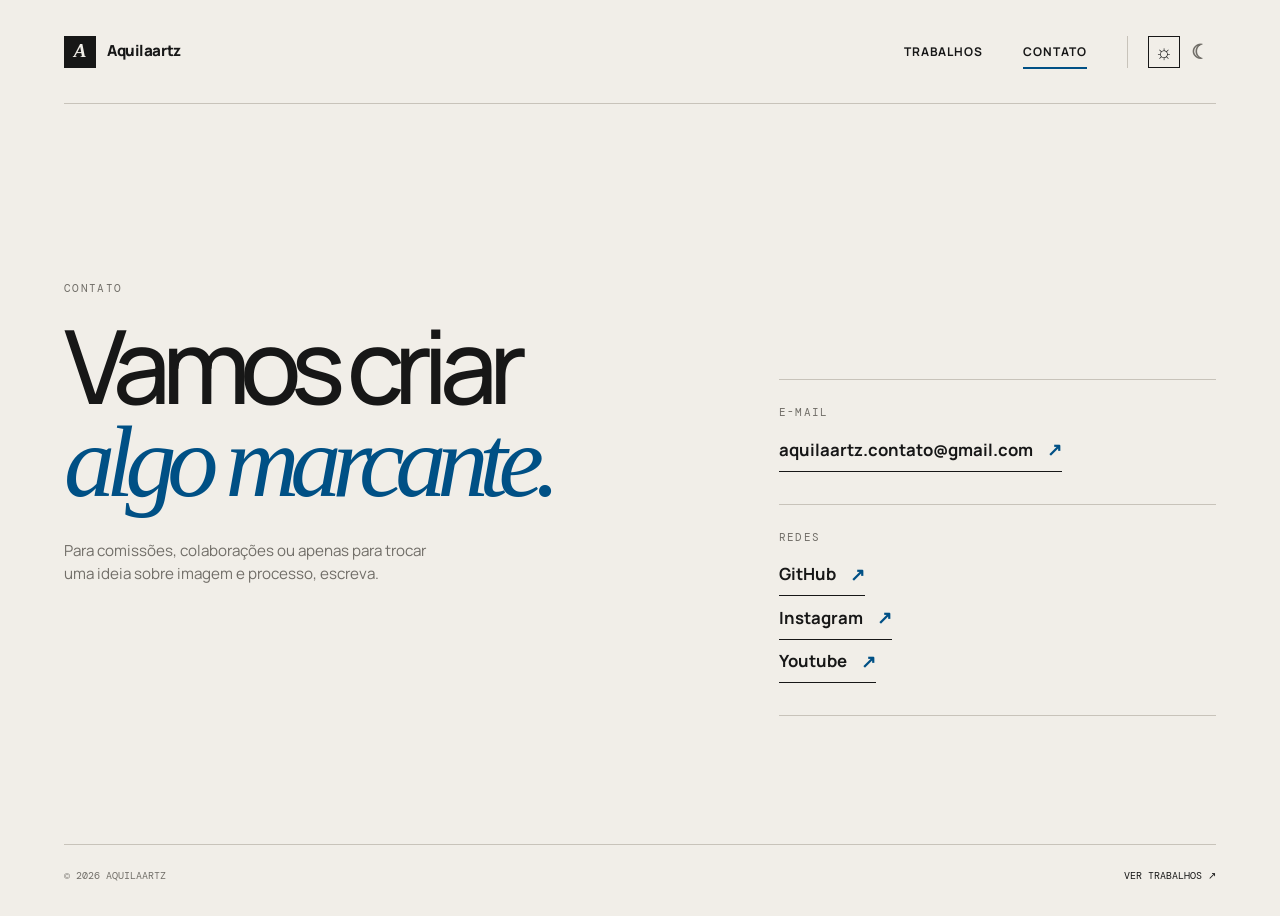
<file: contato.html>
<!doctype html>
<html lang="pt-br">
  <head>
    <meta charset="UTF-8" />
    <meta name="viewport" content="width=device-width, initial-scale=1.0" />
    <meta name="author" content="Aquila Fernando Alves Silva" />
    <meta
      name="description"
      content="Entre em contato com Aquila para projetos, colaborações e comissões."
    />
    <meta name="theme-color" content="#f1eee8" />
    <meta property="og:title" content="Contato — Aquilaartz" />
    <meta
      property="og:description"
      content="Entre em contato com Aquila para projetos, colaborações e comissões."
    />
    <meta property="og:type" content="website" />
    <meta property="og:image" content="assets/img/arte-perspec.jpg" />
    <link rel="icon" href="assets/favicon.svg" type="image/svg+xml" />
    <script src="js/main.js" defer></script>
    <link rel="stylesheet" href="css/style.css" />
    <title>Contato — Aquilaartz</title>
  </head>
  <body>
    <header class="site-header">
      <a class="brand" href="index.html" aria-label="Aquilaartz, início"
        ><span class="brand-mark">A</span><span>Aquilaartz</span></a
      >
      <button
        class="menu-toggle"
        type="button"
        aria-expanded="false"
        aria-controls="site-nav"
      >
        <span class="sr-only">Abrir menu</span><span></span><span></span>
      </button>
      <nav class="site-nav" id="site-nav" aria-label="Navegação principal">
        <a href="index.html">Trabalhos</a
        ><a class="is-active" href="contato.html">Contato</a>
        <div class="theme-switcher" aria-label="Escolha de tema">
          <button
            class="theme-button"
            type="button"
            data-theme-choice="light"
            aria-label="Usar interface clara"
            aria-pressed="true"
          >
            ☼</button
          ><button
            class="theme-button"
            type="button"
            data-theme-choice="dark"
            aria-label="Usar interface escura"
            aria-pressed="false"
          >
            ☾
          </button>
        </div>
      </nav>
    </header>

    <main class="contact-page section-shell">
      <section class="contact-intro">
        <p class="eyebrow">Contato</p>
        <h1>Vamos criar<br /><em>algo marcante.</em></h1>
        <p>
          Para comissões, colaborações ou apenas para trocar uma ideia sobre
          imagem e processo, escreva.
        </p>
      </section>
      <section class="contact-details" aria-label="Canais de contato">
        <div class="contact-block">
          <span class="detail-label">E-mail</span
          ><a class="contact-link" href="mailto:aquilaartz.contato@gmail.com"
            >aquilaartz.contato@gmail.com <span aria-hidden="true">↗</span></a
          >
        </div>
        <div class="contact-block">
          <span class="detail-label">Redes</span
          ><a
            class="contact-link"
            href="https://github.com/aquila-silva"
            target="_blank"
            rel="noreferrer"
            >GitHub <span aria-hidden="true">↗</span></a
          ><a
            class="contact-link"
            href="https://www.instagram.com/aquilaartz"
            target="_blank"
            rel="noreferrer"
            >Instagram <span aria-hidden="true">↗</span></a
          ><a
            class="contact-link"
            href="https://www.youtube.com/@aquilaartz"
            target="_blank"
            rel="noreferrer"
            >Youtube <span aria-hidden="true">↗</span></a
          >
        </div>
      </section>
    </main>
    <footer class="site-footer section-shell">
      <span>© <span data-current-year></span> Aquilaartz</span
      ><a href="index.html">Ver trabalhos <span aria-hidden="true">↗</span></a>
    </footer>
  </body>
</html>
</file>
<file: css/style.css>
@import url("https://fonts.googleapis.com/css2?family=DM+Mono:wght@400;500&family=Manrope:wght@400;500;600;700;800&display=swap");
:root {
  --ink: #171717;
  --paper: #f1eee8;
  --muted: #716e68;
  --line: #c8c3ba;
  --accent: #005085;
  --space: clamp(1.5rem, 5vw, 5rem);
}
body[data-theme="dark"] {
  --ink: #f1eee8;
  --paper: #171717;
  --muted: #aaa59d;
  --line: #45413d;
  --accent: #0086df;
}
* {
  box-sizing: border-box;
  margin: 0;
  padding: 0;
}
html {
  scroll-behavior: smooth;
}
body {
  background: var(--paper);
  color: var(--ink);
  font-family: "Manrope", sans-serif;
  line-height: 1.5;
}
body:has(.art-modal[open]) {
  overflow: hidden;
}
a {
  color: inherit;
  text-decoration: none;
}
button {
  color: inherit;
  font: inherit;
}
.sr-only {
  position: absolute;
  width: 1px;
  height: 1px;
  padding: 0;
  margin: -1px;
  overflow: hidden;
  clip: rect(0, 0, 0, 0);
  white-space: nowrap;
  border: 0;
}
.section-shell {
  width: min(100% - (var(--space) * 2), 1280px);
  margin-inline: auto;
}
.site-header {
  display: flex;
  align-items: center;
  justify-content: space-between;
  width: min(100% - (var(--space) * 2), 1440px);
  min-height: 6.5rem;
  margin-inline: auto;
  border-bottom: 1px solid var(--line);
}
.brand {
  display: flex;
  align-items: center;
  gap: 0.7rem;
  font-size: 0.95rem;
  font-weight: 800;
  letter-spacing: -0.03em;
}
.brand-mark {
  display: grid;
  place-items: center;
  width: 2rem;
  height: 2rem;
  background: var(--ink);
  color: var(--paper);
  font-family: Georgia, serif;
  font-size: 1.2rem;
  font-style: italic;
}
.site-nav {
  display: flex;
  align-items: center;
  gap: 2.5rem;
  font-size: 0.75rem;
  font-weight: 700;
  letter-spacing: 0.08em;
  text-transform: uppercase;
}
.site-nav a {
  position: relative;
  padding-block: 0.5rem;
}
.site-nav a::after {
  position: absolute;
  right: 0;
  bottom: 0;
  left: 0;
  height: 2px;
  background: var(--accent);
  content: "";
  transform: scaleX(0);
  transform-origin: right;
  transition: transform 0.25s ease;
}
.site-nav a:hover::after,
.site-nav a.is-active::after {
  transform: scaleX(1);
  transform-origin: left;
}
.theme-switcher {
  display: flex;
  gap: 0.25rem;
  border-left: 1px solid var(--line);
  padding-left: 1.25rem;
}
.theme-button {
  display: grid;
  place-items: center;
  width: 2rem;
  height: 2rem;
  border: 1px solid transparent;
  background: transparent;
  color: var(--muted);
  font-size: 1.25rem;
  line-height: 1;
  cursor: pointer;
}
.theme-button:hover,
.theme-button[aria-pressed="true"] {
  border-color: var(--ink);
  color: var(--ink);
}
.menu-toggle {
  display: none;
  border: 0;
  background: none;
  cursor: pointer;
}
.eyebrow,
.detail-label {
  color: var(--muted);
  font-family: "DM Mono", monospace;
  font-size: 0.68rem;
  letter-spacing: 0.12em;
  text-transform: uppercase;
}
.hero {
  display: grid;
  grid-template-columns: 0.85fr 1.15fr;
  gap: clamp(2rem, 8vw, 9rem);
  align-items: center;
  min-height: 680px;
  padding-block: 4rem 7rem;
}
.hero h1,
.contact-intro h1 {
  margin: 1.4rem 0 2rem;
  font-size: clamp(3.5rem, 8vw, 7.8rem);
  font-weight: 500;
  letter-spacing: -0.09em;
  line-height: 0.9;
}
h1 em {
  color: var(--accent);
  font-family: Georgia, serif;
  font-weight: 400;
}
.hero-intro {
  max-width: 22rem;
  color: var(--muted);
  font-size: 0.95rem;
}
.text-link,
.contact-link {
  display: inline-flex;
  align-items: center;
  gap: 0.9rem;
  margin-top: 2.5rem;
  border-bottom: 1px solid var(--ink);
  padding-bottom: 0.5rem;
  font-size: 0.78rem;
  font-weight: 700;
}
.text-link span,
.contact-link span {
  color: var(--accent);
  font-size: 1.1rem;
  transition: transform 0.2s ease;
}
.text-link:hover span,
.contact-link:hover span {
  transform: translate(3px, -3px);
}
.hero-art img {
  display: block;
  width: 100%;
  max-height: 660px;
  object-fit: cover;
  filter: saturate(0.9);
}
figcaption {
  display: flex;
  justify-content: space-between;
  margin-top: 0.8rem;
  color: var(--muted);
  font-family: "DM Mono", monospace;
  font-size: 0.65rem;
  text-transform: uppercase;
}
figcaption span {
  color: var(--accent);
}
.work-section {
  padding-block: 5rem 8rem;
  border-top: 1px solid var(--line);
}
.section-heading {
  display: flex;
  align-items: end;
  justify-content: space-between;
  margin-bottom: 3.5rem;
}
h2 {
  margin-top: 0.8rem;
  font-size: clamp(2rem, 4vw, 3.8rem);
  font-weight: 500;
  letter-spacing: -0.07em;
  line-height: 1;
}
.section-note {
  color: var(--muted);
  font-size: 0.78rem;
  line-height: 1.6;
  text-align: right;
}
.art-grid {
  display: grid;
  grid-template-columns: repeat(12, 1fr);
  gap: 1.5rem;
}
.art-card {
  grid-column: span 5;
}
.art-card:nth-child(2n) {
  grid-column: 7 / span 6;
  margin-top: 6rem;
}
.art-card.is-wide {
  grid-column: 1/-1;
  margin-top: 2rem;
}
.art-card.is-wide .art-image-wrap {
  aspect-ratio: 16/7;
}
.art-trigger {
  display: block;
  width: 100%;
  border: 0;
  background: none;
  text-align: left;
  cursor: pointer;
}
.art-image-wrap {
  display: block;
  overflow: hidden;
  aspect-ratio: 4/5;
  background: #d8d3cb;
}
.art-image-wrap img {
  display: block;
  width: 100%;
  height: 100%;
  object-fit: cover;
  filter: grayscale(0.15);
  transition:
    transform 0.6s cubic-bezier(0.2, 0.7, 0.2, 1),
    filter 0.6s ease;
}
.art-trigger:hover img {
  filter: grayscale(0);
  transform: scale(1.035);
}
.art-card-meta {
  display: flex;
  justify-content: space-between;
  gap: 1rem;
  border-bottom: 1px solid var(--line);
  padding: 1rem 0;
  font-size: 0.72rem;
}
.art-card-meta span {
  color: var(--muted);
  font-family: "DM Mono", monospace;
  font-size: 0.62rem;
  text-transform: uppercase;
}
.statement {
  padding-block: 4rem 9rem;
  border-top: 1px solid var(--line);
}
.statement-text {
  max-width: 850px;
  margin-top: 2rem;
  font-size: clamp(2rem, 5vw, 5rem);
  letter-spacing: -0.08em;
  line-height: 1.03;
}
.site-footer {
  display: flex;
  justify-content: space-between;
  border-top: 1px solid var(--line);
  padding-block: 1.5rem 2rem;
  color: var(--muted);
  font-family: "DM Mono", monospace;
  font-size: 0.62rem;
  text-transform: uppercase;
}
.site-footer a {
  color: var(--ink);
}
.contact-page {
  display: grid;
  grid-template-columns: 1.4fr 1fr;
  gap: 8vw;
  min-height: calc(100vh - 10rem);
  padding-block: 11rem 8rem;
}
.contact-intro h1 {
  max-width: 700px;
  font-size: clamp(3.7rem, 8vw, 8rem);
}
.contact-intro > p:last-child {
  max-width: 24rem;
  color: var(--muted);
  font-size: 0.95rem;
}
.contact-details {
  align-self: end;
  border-top: 1px solid var(--line);
}
.contact-block {
  display: flex;
  flex-direction: column;
  align-items: flex-start;
  border-bottom: 1px solid var(--line);
  padding-block: 1.5rem 2rem;
}
.contact-link {
  margin-top: 1rem;
  font-size: 1.05rem;
}
.contact-block .contact-link + .contact-link {
  margin-top: 0.5rem;
}
.art-modal {
  width: min(92vw, 900px);
  max-height: 92vh;
  border: 0;
  padding: 0;
  background: var(--ink);
  color: var(--paper);
}
.art-modal::backdrop {
  background: rgb(23 23 23 / 85%);
}
.art-modal > img {
  display: block;
  width: 100%;
  max-height: 68vh;
  object-fit: contain;
  background: #252525;
}
.modal-caption {
  padding: 1.4rem 1.7rem 1.8rem;
}
.modal-caption .eyebrow {
  color: #aaa59d;
}
.modal-caption h2 {
  margin-block: 0.6rem;
}
.modal-caption > p:last-child {
  color: #aaa59d;
  font-size: 0.85rem;
}
.modal-close {
  position: absolute;
  top: 0.8rem;
  right: 1.1rem;
  z-index: 1;
  border: 0;
  background: none;
  color: var(--paper);
  font-size: 2rem;
  line-height: 1;
  cursor: pointer;
}
@media (max-width: 700px) {
  .site-header {
    min-height: 5rem;
  }
  .menu-toggle {
    display: flex;
    flex-direction: column;
    gap: 5px;
    padding: 0.5rem 0 0.5rem 0.5rem;
  }
  .menu-toggle > span:not(.sr-only) {
    display: block;
    width: 1.4rem;
    height: 1px;
    background: var(--ink);
  }
  .site-nav {
    position: absolute;
    top: 5rem;
    right: var(--space);
    left: var(--space);
    z-index: 5;
    display: none;
    flex-direction: column;
    align-items: flex-start;
    gap: 0;
    border-bottom: 1px solid var(--line);
    background: var(--paper);
    padding-block: 0.5rem 1rem;
  }
  .site-nav.is-open {
    display: flex;
  }
  .site-nav a {
    padding: 0.75rem 0;
  }
  .theme-switcher {
    margin-top: 0.5rem;
    border-top: 1px solid var(--line);
    border-left: 0;
    padding: 1rem 0 0;
  }
  .hero {
    display: block;
    min-height: auto;
    padding-block: 5rem 6rem;
  }
  .hero-copy {
    margin-bottom: 4rem;
  }
  .hero h1,
  .contact-intro h1 {
    font-size: clamp(3.5rem, 17vw, 6rem);
  }
  .hero-art img {
    max-height: 500px;
  }
  .section-heading {
    align-items: start;
    flex-direction: column;
    gap: 1.5rem;
  }
  .section-note {
    text-align: left;
  }
  .art-grid {
    display: block;
  }
  .art-card,
  .art-card:nth-child(2n),
  .art-card.is-wide {
    margin-top: 0;
    margin-bottom: 3rem;
  }
  .art-card.is-wide .art-image-wrap {
    aspect-ratio: 16/9;
  }
  .statement {
    padding-bottom: 6rem;
  }
  .contact-page {
    display: block;
    min-height: auto;
    padding-block: 6rem 7rem;
  }
  .contact-details {
    margin-top: 7rem;
  }
}
</file>
